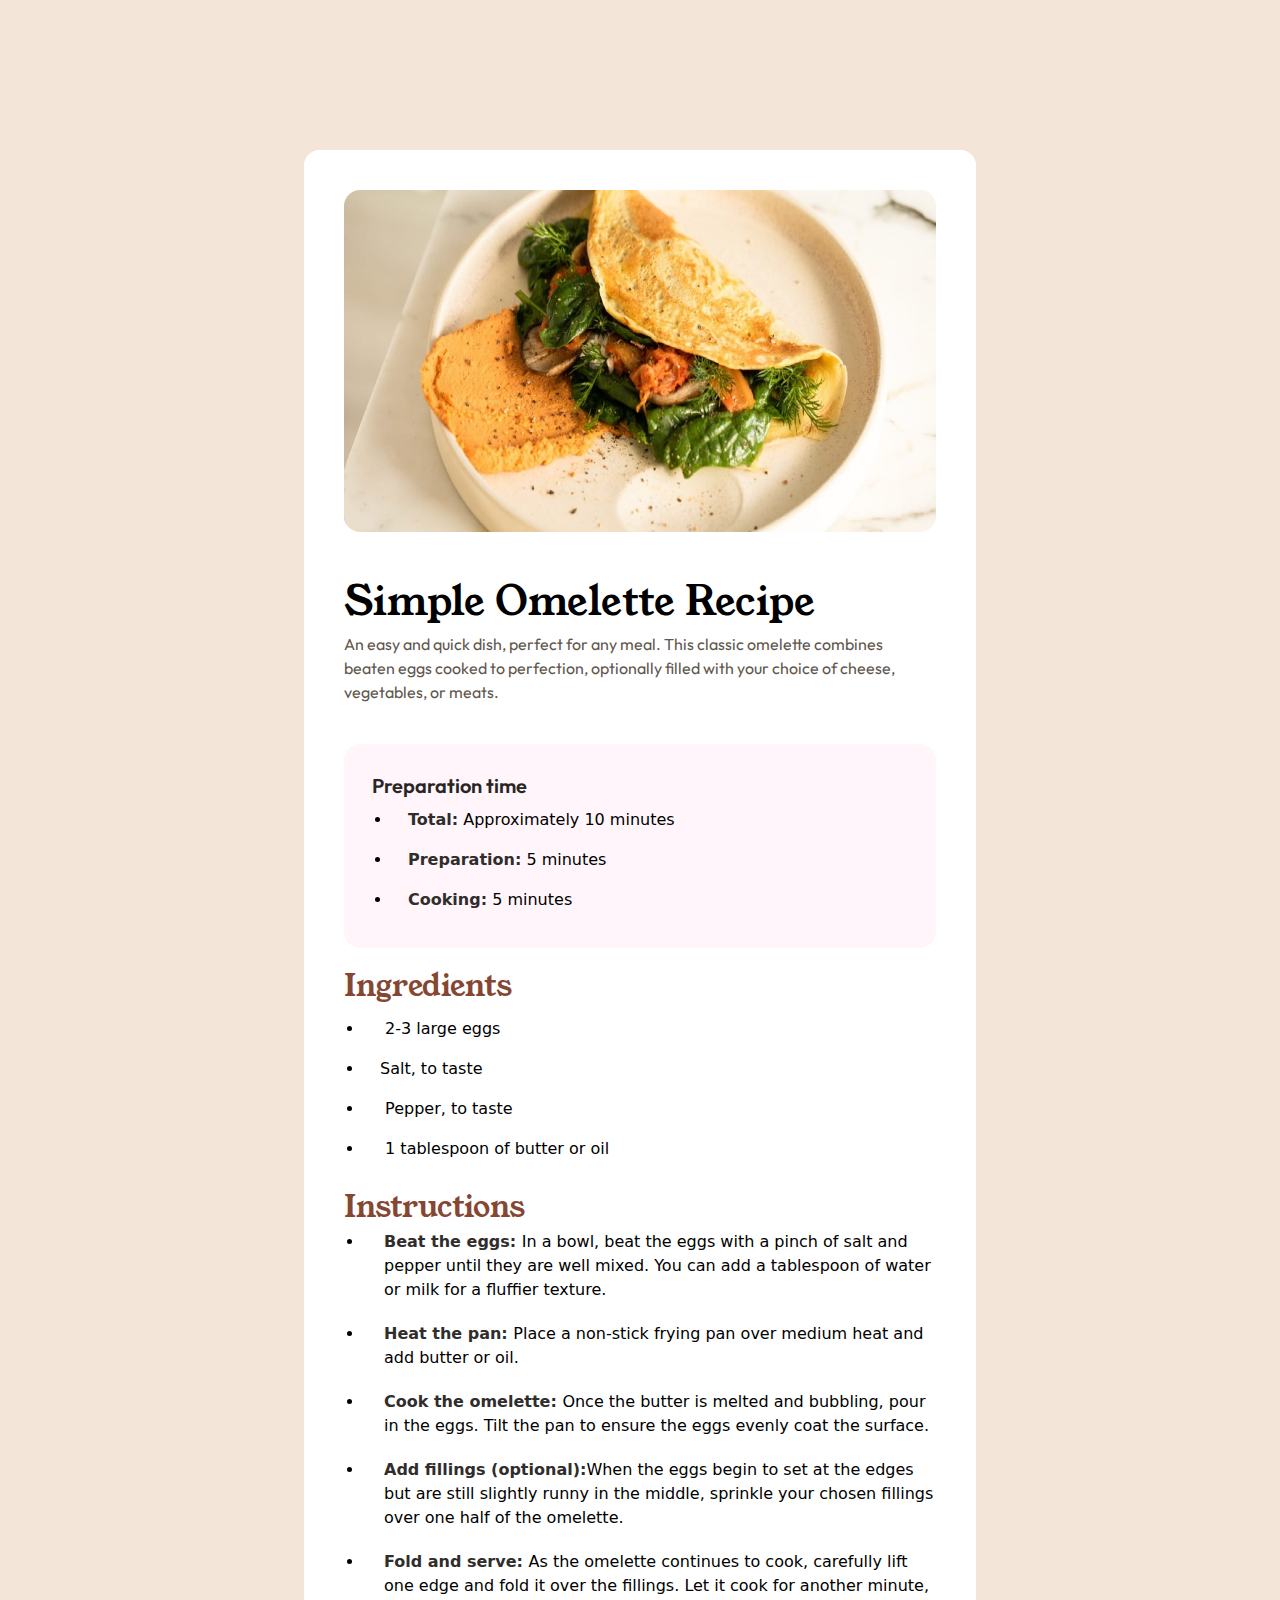
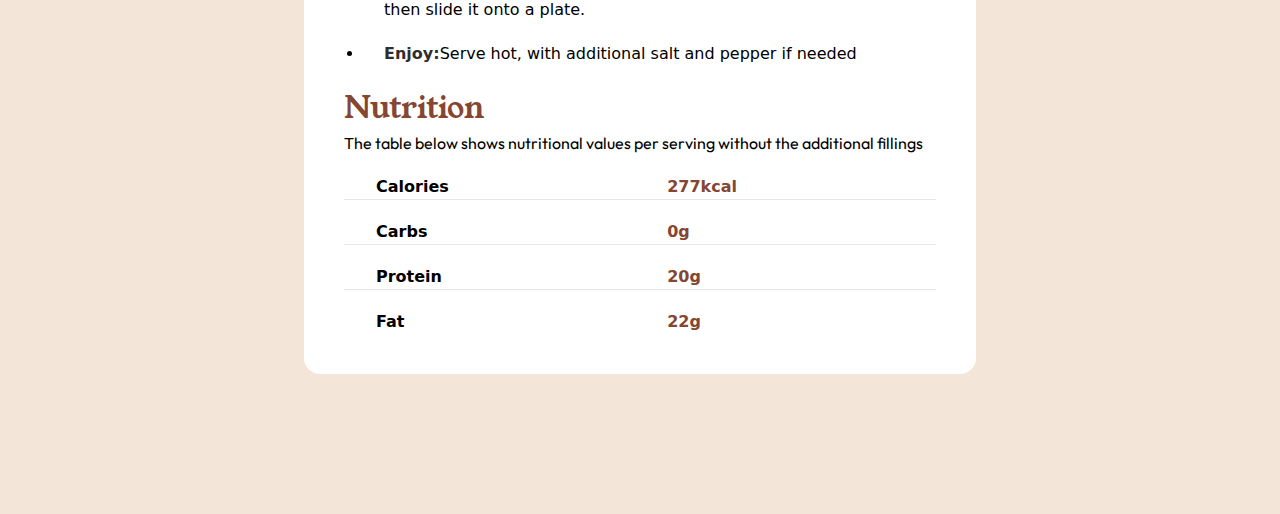
<file: index.html>
<!DOCTYPE html>
<html lang="en">

<head>
    <meta charset="UTF-8">
    <meta name="viewport" content="width=device-width, initial-scale=1.0" />
    <title>RECIPE PAGE</title>
    <link rel="icon" type="image/x-icon" href="assets/img/favicon-32x32.png">
    <link rel="stylesheet" href="assets/css/style.css">
    <script defer src="./assets/js/main.js"></script>
</head>
<body>
    <main class="h-full bg-stone-100 max-w-full flex justify-center items-center pt-[150px] pb-[100px]">
        <div class="flex flex-col mx-auto max-w-md md:max-w-2xl bg-white h-auto w-[735px] rounded-2xl z-100 pb-10 md:mb-10">
          <div class="bg-white flex flex-col justify-center items-center pb-8 md:p-10  md:shrink-0 rounded-2xl">
            <img class="w-[658px] h-[342px] md:rounded-2xl object-fill" src="./assets/img/image-omelette.jpeg"  alt="Recipe Image"/>
          </div>
          <div class="px-10">
            <p class="font-youngserif text-black text-[40px] "> Simple Omelette Recipe</p>
            <p class="font-outfitregular text-stone-600 text-[16px]">
              An easy and quick dish, perfect for any meal. This classic omelette combines beaten eggs cooked to perfection, optionally filled with your choice of cheese, vegetables, or meats.
            </p>
           
            <div class="mt-10 bg-rose-50 min-h-[180px] w-auto rounded-2xl p-7">
              <p class="font-outfitsemibold text-xl font-semibold text-stone-800">Preparation time</p>
                  <ul class='leading-10 pl-5 list-disc'>
                    <li>&emsp;<span class='font-bold text-stone-900'>Total:</span> Approximately 10 minutes</li>
                    <li>&emsp;<span class='font-bold text-stone-900'>Preparation:</span> 5 minutes</li>
                    <li>&emsp;<span class='font-bold text-stone-900'>Cooking:</span> 5 minutes</li>
                  </ul>
            </div>
            <div>
              <p class="font-youngserif text-brown-800 text-[30px] mt-4">Ingredients</p>
              <ul class='leading-10 pl-5 list-disc'>
                <li>&emsp; 2-3 large eggs</li>
                <li>&emsp;Salt, to taste</li>
                <li>&emsp; Pepper, to taste  </li>
                <li>&emsp; 1 tablespoon of butter or oil  </li>
              </ul>
      </div>

      <div>
        <p class="font-youngserif text-brown-800 text-[30px] mt-4">Instructions</p>
        <ul class='leading-6 pl-5 list-disc'>
          <li class="mb-5 pl-5"><span class='font-bold text-stone-900'>Beat the eggs: </span>In a bowl, beat the eggs with a pinch of salt and pepper until they are well mixed. You can add a tablespoon of water or milk for a fluffier texture.</li>
          <li class="mb-5 pl-5"><span class='font-bold text-stone-900'>Heat the pan: </span>Place a non-stick frying pan over medium heat and add butter or oil.</li>
          <li class="mb-5 pl-5"><span class='font-bold text-stone-900'>Cook the omelette: </span>Once the butter is melted and bubbling, pour in the eggs. Tilt the pan to ensure the eggs evenly coat the surface.</li>
          <li class="mb-5 pl-5"><span class='font-bold text-stone-900'>Add fillings (optional):</span>When the eggs begin to set at the edges but are still slightly runny in the middle, sprinkle your chosen fillings over one half of the omelette.</li>
          <li class="mb-5 pl-5"><span class='font-bold text-stone-900'>Fold and serve: </span>As the omelette continues to cook, carefully lift one edge and fold it over the fillings. Let it cook for another minute, then slide it onto a plate.</li>
          <li class="mb-5 pl-5"><span class='font-bold text-stone-900'>Enjoy:</span>Serve hot, with additional salt and pepper if needed</li>
        </ul>
</div>

<div>
  <p class="font-youngserif text-brown-800 text-[30px] mt-4">Nutrition</p>
  <p class="font-outfitregular">The table below shows nutritional values per serving without the additional fillings</p>
  <div>
    <div class='flex content-center pl-8 pt-5'>
      <div class=' font-bold w-[52%]'>Calories</div>
      <div class="font-bold text-brown-800">277kcal</div>
    </div>
    <hr/>
    <div class='flex content-center pl-8 pt-5'>
      <div class='font-bold w-[52%]'>Carbs</div>
      <div class="font-bold text-brown-800">0g</div>
    </div>
    <hr/>
    <div class='flex content-center pl-8 pt-5'>
      <div class='font-bold w-[52%]'>Protein</div>
      <div class="font-bold text-brown-800">20g</div>
    </div>
    <hr/>
    <div class='flex content-center pl-8 pt-5'>
      <div class='font-bold w-[52%]'>Fat</div>
      <div class="font-bold text-brown-800">22g</div>
    </div>
</div>





        </div>

        




      </div>
    </main>
</body>
</html>
</file>
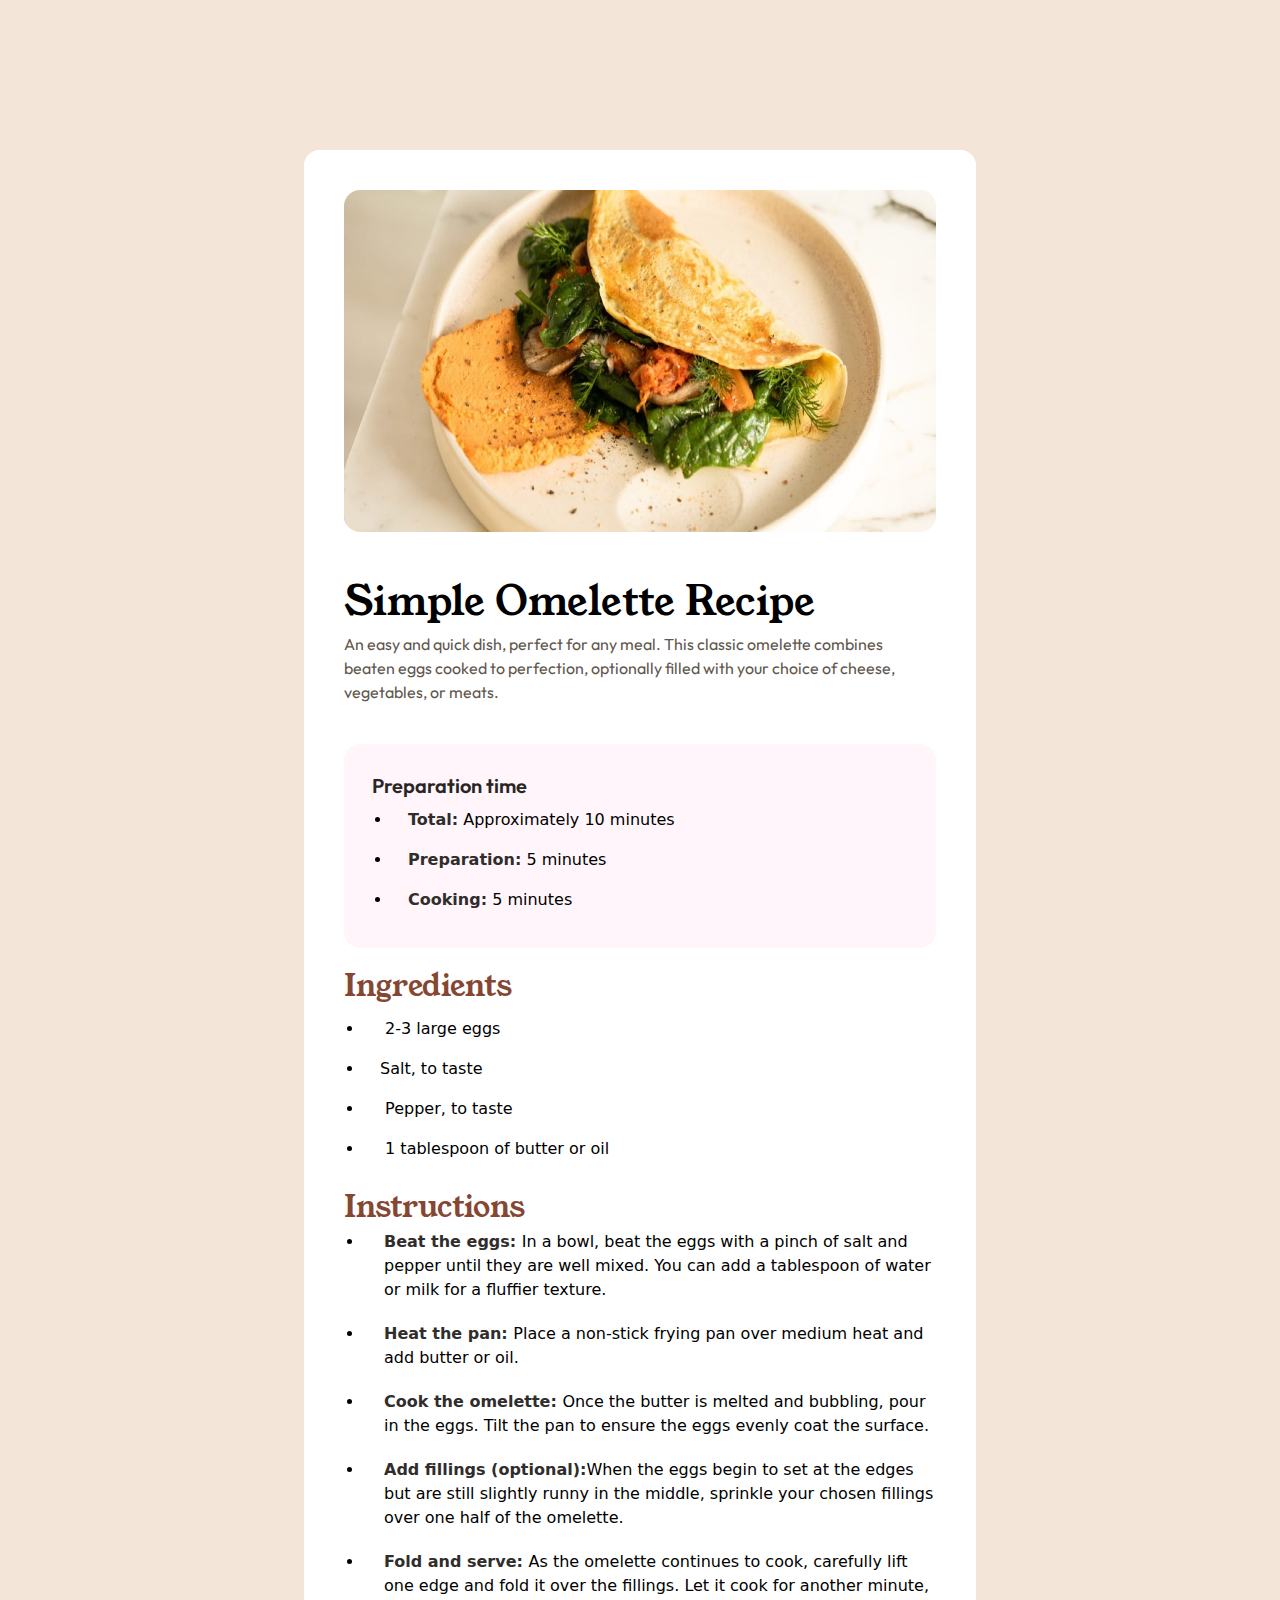
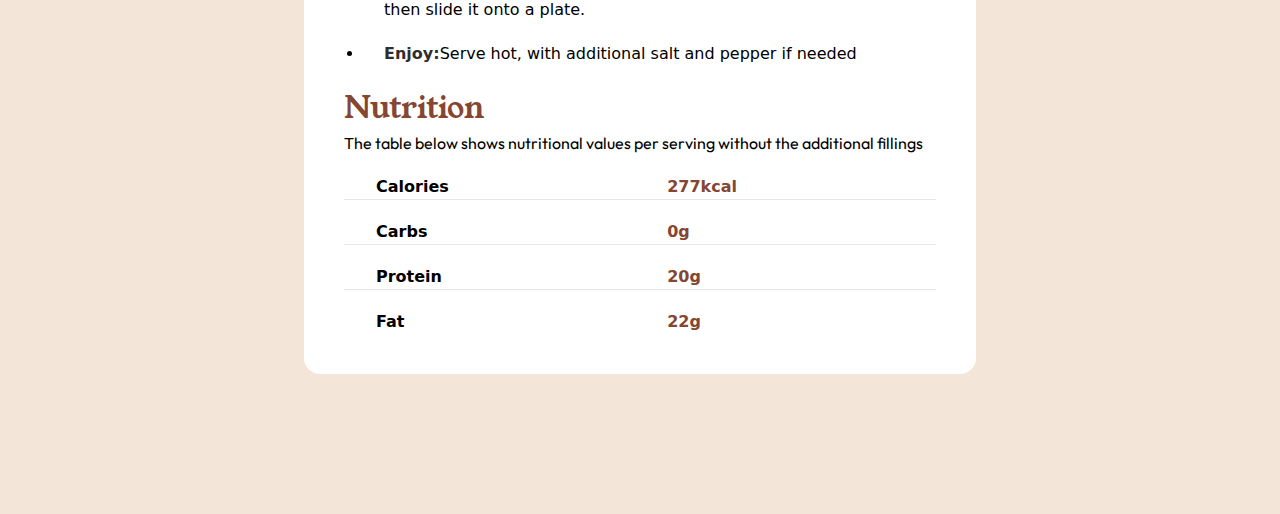
<file: docs/index.html>
<!DOCTYPE html><html lang="en"><head><meta charset="UTF-8"><meta name="viewport" content="width=device-width,initial-scale=1"><title>RECIPE PAGE</title><link rel="icon" type="image/x-icon" href="assets/img/favicon-32x32.png"><link rel="stylesheet" href="assets/css/style.css"><script defer="defer" src="./assets/js/main.js"></script></head><body><main class="h-full bg-stone-100 max-w-full flex justify-center items-center pt-[150px] pb-[100px]"><div class="flex flex-col mx-auto max-w-md md:max-w-2xl bg-white h-auto w-[735px] rounded-2xl z-100 pb-10 md:mb-10"><div class="bg-white flex flex-col justify-center items-center pb-8 md:p-10 md:shrink-0 rounded-2xl"><img class="w-[658px] h-[342px] md:rounded-2xl object-fill" src="./assets/img/image-omelette.jpeg" alt="Recipe Image"></div><div class="px-10"><p class="font-youngserif text-black text-[40px]">Simple Omelette Recipe</p><p class="font-outfitregular text-stone-600 text-[16px]">An easy and quick dish, perfect for any meal. This classic omelette combines beaten eggs cooked to perfection, optionally filled with your choice of cheese, vegetables, or meats.</p><div class="mt-10 bg-rose-50 min-h-[180px] w-auto rounded-2xl p-7"><p class="font-outfitsemibold text-xl font-semibold text-stone-800">Preparation time</p><ul class="leading-10 pl-5 list-disc"><li>&emsp;<span class="font-bold text-stone-900">Total:</span> Approximately 10 minutes</li><li>&emsp;<span class="font-bold text-stone-900">Preparation:</span> 5 minutes</li><li>&emsp;<span class="font-bold text-stone-900">Cooking:</span> 5 minutes</li></ul></div><div><p class="font-youngserif text-brown-800 text-[30px] mt-4">Ingredients</p><ul class="leading-10 pl-5 list-disc"><li>&emsp; 2-3 large eggs</li><li>&emsp;Salt, to taste</li><li>&emsp; Pepper, to taste</li><li>&emsp; 1 tablespoon of butter or oil</li></ul></div><div><p class="font-youngserif text-brown-800 text-[30px] mt-4">Instructions</p><ul class="leading-6 pl-5 list-disc"><li class="mb-5 pl-5"><span class="font-bold text-stone-900">Beat the eggs: </span>In a bowl, beat the eggs with a pinch of salt and pepper until they are well mixed. You can add a tablespoon of water or milk for a fluffier texture.</li><li class="mb-5 pl-5"><span class="font-bold text-stone-900">Heat the pan: </span>Place a non-stick frying pan over medium heat and add butter or oil.</li><li class="mb-5 pl-5"><span class="font-bold text-stone-900">Cook the omelette: </span>Once the butter is melted and bubbling, pour in the eggs. Tilt the pan to ensure the eggs evenly coat the surface.</li><li class="mb-5 pl-5"><span class="font-bold text-stone-900">Add fillings (optional):</span>When the eggs begin to set at the edges but are still slightly runny in the middle, sprinkle your chosen fillings over one half of the omelette.</li><li class="mb-5 pl-5"><span class="font-bold text-stone-900">Fold and serve: </span>As the omelette continues to cook, carefully lift one edge and fold it over the fillings. Let it cook for another minute, then slide it onto a plate.</li><li class="mb-5 pl-5"><span class="font-bold text-stone-900">Enjoy:</span>Serve hot, with additional salt and pepper if needed</li></ul></div><div><p class="font-youngserif text-brown-800 text-[30px] mt-4">Nutrition</p><p class="font-outfitregular">The table below shows nutritional values per serving without the additional fillings</p><div><div class="flex content-center pl-8 pt-5"><div class="font-bold w-[52%]">Calories</div><div class="font-bold text-brown-800">277kcal</div></div><hr><div class="flex content-center pl-8 pt-5"><div class="font-bold w-[52%]">Carbs</div><div class="font-bold text-brown-800">0g</div></div><hr><div class="flex content-center pl-8 pt-5"><div class="font-bold w-[52%]">Protein</div><div class="font-bold text-brown-800">20g</div></div><hr><div class="flex content-center pl-8 pt-5"><div class="font-bold w-[52%]">Fat</div><div class="font-bold text-brown-800">22g</div></div></div></div></div></div></main></body></html>
</file>
<file: assets/css/style.css>
@import url("https://fonts.googleapis.com/css2?family=Outfit:wght@100..900&family=Young+Serif&display=swap");
/*! tailwindcss v3.4.3 | MIT License | https://tailwindcss.com*/*,:after,:before{box-sizing:border-box;border:0 solid #e5e7eb}:after,:before{--tw-content:""}:host,html{line-height:1.5;-webkit-text-size-adjust:100%;-moz-tab-size:4;-o-tab-size:4;tab-size:4;font-family:ui-sans-serif,system-ui,sans-serif,Apple Color Emoji,Segoe UI Emoji,Segoe UI Symbol,Noto Color Emoji;font-feature-settings:normal;font-variation-settings:normal;-webkit-tap-highlight-color:transparent}body{margin:0;line-height:inherit}hr{height:0;color:inherit;border-top-width:1px}abbr:where([title]){-webkit-text-decoration:underline dotted;text-decoration:underline dotted}h1,h2,h3,h4,h5,h6{font-size:inherit;font-weight:inherit}a{color:inherit;text-decoration:inherit}b,strong{font-weight:bolder}code,kbd,pre,samp{font-family:ui-monospace,SFMono-Regular,Menlo,Monaco,Consolas,Liberation Mono,Courier New,monospace;font-feature-settings:normal;font-variation-settings:normal;font-size:1em}small{font-size:80%}sub,sup{font-size:75%;line-height:0;position:relative;vertical-align:initial}sub{bottom:-.25em}sup{top:-.5em}table{text-indent:0;border-color:inherit;border-collapse:collapse}button,input,optgroup,select,textarea{font-family:inherit;font-feature-settings:inherit;font-variation-settings:inherit;font-size:100%;font-weight:inherit;line-height:inherit;letter-spacing:inherit;color:inherit;margin:0;padding:0}button,select{text-transform:none}button,input:where([type=button]),input:where([type=reset]),input:where([type=submit]){-webkit-appearance:button;background-color:initial;background-image:none}:-moz-focusring{outline:auto}:-moz-ui-invalid{box-shadow:none}progress{vertical-align:initial}::-webkit-inner-spin-button,::-webkit-outer-spin-button{height:auto}[type=search]{-webkit-appearance:textfield;outline-offset:-2px}::-webkit-search-decoration{-webkit-appearance:none}::-webkit-file-upload-button{-webkit-appearance:button;font:inherit}summary{display:list-item}blockquote,dd,dl,figure,h1,h2,h3,h4,h5,h6,hr,p,pre{margin:0}fieldset{margin:0}fieldset,legend{padding:0}menu,ol,ul{list-style:none;margin:0;padding:0}dialog{padding:0}textarea{resize:vertical}input::-moz-placeholder,textarea::-moz-placeholder{opacity:1;color:#9ca3af}input::placeholder,textarea::placeholder{opacity:1;color:#9ca3af}[role=button],button{cursor:pointer}:disabled{cursor:default}audio,canvas,embed,iframe,img,object,svg,video{display:block;vertical-align:middle}img,video{max-width:100%;height:auto}[hidden]{display:none}*,::backdrop,:after,:before{--tw-border-spacing-x:0;--tw-border-spacing-y:0;--tw-translate-x:0;--tw-translate-y:0;--tw-rotate:0;--tw-skew-x:0;--tw-skew-y:0;--tw-scale-x:1;--tw-scale-y:1;--tw-pan-x: ;--tw-pan-y: ;--tw-pinch-zoom: ;--tw-scroll-snap-strictness:proximity;--tw-gradient-from-position: ;--tw-gradient-via-position: ;--tw-gradient-to-position: ;--tw-ordinal: ;--tw-slashed-zero: ;--tw-numeric-figure: ;--tw-numeric-spacing: ;--tw-numeric-fraction: ;--tw-ring-inset: ;--tw-ring-offset-width:0px;--tw-ring-offset-color:#fff;--tw-ring-color:#3b82f680;--tw-ring-offset-shadow:0 0 #0000;--tw-ring-shadow:0 0 #0000;--tw-shadow:0 0 #0000;--tw-shadow-colored:0 0 #0000;--tw-blur: ;--tw-brightness: ;--tw-contrast: ;--tw-grayscale: ;--tw-hue-rotate: ;--tw-invert: ;--tw-saturate: ;--tw-sepia: ;--tw-drop-shadow: ;--tw-backdrop-blur: ;--tw-backdrop-brightness: ;--tw-backdrop-contrast: ;--tw-backdrop-grayscale: ;--tw-backdrop-hue-rotate: ;--tw-backdrop-invert: ;--tw-backdrop-opacity: ;--tw-backdrop-saturate: ;--tw-backdrop-sepia: ;--tw-contain-size: ;--tw-contain-layout: ;--tw-contain-paint: ;--tw-contain-style: }.container{width:100%}@media (min-width:375px){.container{max-width:375px}}@media (min-width:768px){.container{max-width:768px}}@media (min-width:1024px){.container{max-width:1024px}}@media (min-width:1280px){.container{max-width:1280px}}@media (min-width:1536px){.container{max-width:1536px}}.sr-only{position:absolute;width:1px;height:1px;padding:0;margin:-1px;overflow:hidden;clip:rect(0,0,0,0);white-space:nowrap;border-width:0}.not-sr-only{position:static;width:auto;height:auto;padding:0;margin:0;overflow:visible;clip:auto;white-space:normal}.pointer-events-none{pointer-events:none}.pointer-events-auto{pointer-events:auto}.\!visible{visibility:visible!important}.visible{visibility:visible}.invisible{visibility:hidden}.collapse{visibility:collapse}.static{position:static}.\!fixed{position:fixed!important}.fixed{position:fixed}.absolute{position:absolute}.\!relative{position:relative!important}.relative{position:relative}.sticky{position:sticky}.-inset-1{inset:-.25rem}.end-1{inset-inline-end:.25rem}.isolate{isolation:isolate}.isolation-auto{isolation:auto}.float-start{float:inline-start}.float-end{float:inline-end}.float-right{float:right}.float-left{float:left}.float-none{float:none}.clear-start{clear:inline-start}.clear-end{clear:inline-end}.clear-left{clear:left}.clear-right{clear:right}.clear-both{clear:both}.clear-none{clear:none}.mx-auto{margin-left:auto;margin-right:auto}.mb-5{margin-bottom:1.25rem}.mt-10{margin-top:2.5rem}.mt-2{margin-top:.5rem}.mt-4{margin-top:1rem}.box-border{box-sizing:border-box}.box-content{box-sizing:initial}.line-clamp-none{overflow:visible;display:block;-webkit-box-orient:horizontal;-webkit-line-clamp:none}.\!block{display:block!important}.block{display:block}.inline-block{display:inline-block}.\!inline{display:inline!important}.inline{display:inline}.flex{display:flex}.inline-flex{display:inline-flex}.table{display:table}.inline-table{display:inline-table}.table-caption{display:table-caption}.table-cell{display:table-cell}.table-column{display:table-column}.table-column-group{display:table-column-group}.table-footer-group{display:table-footer-group}.table-header-group{display:table-header-group}.table-row-group{display:table-row-group}.table-row{display:table-row}.flow-root{display:flow-root}.grid{display:grid}.inline-grid{display:inline-grid}.contents{display:contents}.list-item{display:list-item}.hidden{display:none}.h-\[342px\]{height:342px}.h-auto{height:auto}.h-full{height:100%}.min-h-\[180px\]{min-height:180px}.w-\[52\%\]{width:52%}.w-\[658px\]{width:658px}.w-\[735px\]{width:735px}.w-\[this-is\\\\\]{width:this-is\\}.w-\[this-is\]{width:this-is}.w-\[weird-and-invalid\]{width:weird-and-invalid}.w-auto{width:auto}.max-w-full{max-width:100%}.max-w-md{max-width:28rem}.flex-shrink,.shrink{flex-shrink:1}.flex-grow,.grow{flex-grow:1}.table-auto{table-layout:auto}.table-fixed{table-layout:fixed}.caption-top{caption-side:top}.caption-bottom{caption-side:bottom}.border-collapse{border-collapse:collapse}.border-separate{border-collapse:initial}.\!transform{transform:translate(var(--tw-translate-x),var(--tw-translate-y)) rotate(var(--tw-rotate)) skewX(var(--tw-skew-x)) skewY(var(--tw-skew-y)) scaleX(var(--tw-scale-x)) scaleY(var(--tw-scale-y))!important}.transform,.transform-cpu{transform:translate(var(--tw-translate-x),var(--tw-translate-y)) rotate(var(--tw-rotate)) skewX(var(--tw-skew-x)) skewY(var(--tw-skew-y)) scaleX(var(--tw-scale-x)) scaleY(var(--tw-scale-y))}.transform-gpu{transform:translate3d(var(--tw-translate-x),var(--tw-translate-y),0) rotate(var(--tw-rotate)) skewX(var(--tw-skew-x)) skewY(var(--tw-skew-y)) scaleX(var(--tw-scale-x)) scaleY(var(--tw-scale-y))}.transform-none{transform:none}.touch-auto{touch-action:auto}.touch-none{touch-action:none}.touch-pan-x{--tw-pan-x:pan-x}.touch-pan-left,.touch-pan-x{touch-action:var(--tw-pan-x) var(--tw-pan-y) var(--tw-pinch-zoom)}.touch-pan-left{--tw-pan-x:pan-left}.touch-pan-right{--tw-pan-x:pan-right}.touch-pan-right,.touch-pan-y{touch-action:var(--tw-pan-x) var(--tw-pan-y) var(--tw-pinch-zoom)}.touch-pan-y{--tw-pan-y:pan-y}.touch-pan-up{--tw-pan-y:pan-up}.touch-pan-down,.touch-pan-up{touch-action:var(--tw-pan-x) var(--tw-pan-y) var(--tw-pinch-zoom)}.touch-pan-down{--tw-pan-y:pan-down}.touch-pinch-zoom{--tw-pinch-zoom:pinch-zoom;touch-action:var(--tw-pan-x) var(--tw-pan-y) var(--tw-pinch-zoom)}.touch-manipulation{touch-action:manipulation}.select-none{-webkit-user-select:none;-moz-user-select:none;user-select:none}.select-text{-webkit-user-select:text;-moz-user-select:text;user-select:text}.select-all{-webkit-user-select:all;-moz-user-select:all;user-select:all}.select-auto{-webkit-user-select:auto;-moz-user-select:auto;user-select:auto}.resize-none{resize:none}.resize-y{resize:vertical}.resize-x{resize:horizontal}.resize{resize:both}.snap-none{scroll-snap-type:none}.snap-x{scroll-snap-type:x var(--tw-scroll-snap-strictness)}.snap-y{scroll-snap-type:y var(--tw-scroll-snap-strictness)}.snap-both{scroll-snap-type:both var(--tw-scroll-snap-strictness)}.snap-mandatory{--tw-scroll-snap-strictness:mandatory}.snap-proximity{--tw-scroll-snap-strictness:proximity}.snap-start{scroll-snap-align:start}.snap-end{scroll-snap-align:end}.snap-center{scroll-snap-align:center}.snap-align-none{scroll-snap-align:none}.snap-normal{scroll-snap-stop:normal}.snap-always{scroll-snap-stop:always}.list-inside{list-style-position:inside}.list-outside{list-style-position:outside}.list-disc{list-style-type:disc}.appearance-none{-webkit-appearance:none;-moz-appearance:none;appearance:none}.appearance-auto{-webkit-appearance:auto;-moz-appearance:auto;appearance:auto}.break-before-auto{-moz-column-break-before:auto;break-before:auto}.break-before-avoid{-moz-column-break-before:avoid;break-before:avoid}.break-before-all{-moz-column-break-before:all;break-before:all}.break-before-avoid-page{-moz-column-break-before:avoid;break-before:avoid-page}.break-before-page{-moz-column-break-before:page;break-before:page}.break-before-left{-moz-column-break-before:left;break-before:left}.break-before-right{-moz-column-break-before:right;break-before:right}.break-before-column{-moz-column-break-before:column;break-before:column}.break-inside-auto{-moz-column-break-inside:auto;break-inside:auto}.break-inside-avoid{-moz-column-break-inside:avoid;break-inside:avoid}.break-inside-avoid-page{break-inside:avoid-page}.break-inside-avoid-column{-moz-column-break-inside:avoid;break-inside:avoid-column}.break-after-auto{-moz-column-break-after:auto;break-after:auto}.break-after-avoid{-moz-column-break-after:avoid;break-after:avoid}.break-after-all{-moz-column-break-after:all;break-after:all}.break-after-avoid-page{-moz-column-break-after:avoid;break-after:avoid-page}.break-after-page{-moz-column-break-after:page;break-after:page}.break-after-left{-moz-column-break-after:left;break-after:left}.break-after-right{-moz-column-break-after:right;break-after:right}.break-after-column{-moz-column-break-after:column;break-after:column}.grid-flow-row{grid-auto-flow:row}.grid-flow-col{grid-auto-flow:column}.grid-flow-dense{grid-auto-flow:dense}.grid-flow-row-dense{grid-auto-flow:row dense}.grid-flow-col-dense{grid-auto-flow:column dense}.flex-row{flex-direction:row}.flex-row-reverse{flex-direction:row-reverse}.flex-col{flex-direction:column}.flex-col-reverse{flex-direction:column-reverse}.flex-wrap{flex-wrap:wrap}.flex-wrap-reverse{flex-wrap:wrap-reverse}.flex-nowrap{flex-wrap:nowrap}.place-content-center{place-content:center}.place-content-start{place-content:start}.place-content-end{place-content:end}.place-content-between{place-content:space-between}.place-content-around{place-content:space-around}.place-content-evenly{place-content:space-evenly}.place-content-baseline{place-content:baseline}.place-content-stretch{place-content:stretch}.place-items-start{place-items:start}.place-items-end{place-items:end}.place-items-center{place-items:center}.place-items-baseline{place-items:baseline}.place-items-stretch{place-items:stretch}.content-normal{align-content:normal}.content-center{align-content:center}.content-start{align-content:flex-start}.content-end{align-content:flex-end}.content-between{align-content:space-between}.content-around{align-content:space-around}.content-evenly{align-content:space-evenly}.content-baseline{align-content:baseline}.content-stretch{align-content:stretch}.items-start{align-items:flex-start}.items-end{align-items:flex-end}.items-center{align-items:center}.items-baseline{align-items:baseline}.items-stretch{align-items:stretch}.justify-normal{justify-content:normal}.justify-start{justify-content:flex-start}.justify-end{justify-content:flex-end}.justify-center{justify-content:center}.justify-between{justify-content:space-between}.justify-around{justify-content:space-around}.justify-evenly{justify-content:space-evenly}.justify-stretch{justify-content:stretch}.justify-items-start{justify-items:start}.justify-items-end{justify-items:end}.justify-items-center{justify-items:center}.justify-items-stretch{justify-items:stretch}.space-x-2>:not([hidden])~:not([hidden]){--tw-space-x-reverse:0;margin-right:calc(.5rem*var(--tw-space-x-reverse));margin-left:calc(.5rem*(1 - var(--tw-space-x-reverse)))}.space-y-reverse>:not([hidden])~:not([hidden]){--tw-space-y-reverse:1}.space-x-reverse>:not([hidden])~:not([hidden]){--tw-space-x-reverse:1}.divide-x>:not([hidden])~:not([hidden]){--tw-divide-x-reverse:0;border-right-width:calc(1px*var(--tw-divide-x-reverse));border-left-width:calc(1px*(1 - var(--tw-divide-x-reverse)))}.divide-y>:not([hidden])~:not([hidden]){--tw-divide-y-reverse:0;border-top-width:calc(1px*(1 - var(--tw-divide-y-reverse)));border-bottom-width:calc(1px*var(--tw-divide-y-reverse))}.divide-y-reverse>:not([hidden])~:not([hidden]){--tw-divide-y-reverse:1}.divide-x-reverse>:not([hidden])~:not([hidden]){--tw-divide-x-reverse:1}.divide-solid>:not([hidden])~:not([hidden]){border-style:solid}.divide-dashed>:not([hidden])~:not([hidden]){border-style:dashed}.divide-dotted>:not([hidden])~:not([hidden]){border-style:dotted}.divide-double>:not([hidden])~:not([hidden]){border-style:double}.divide-none>:not([hidden])~:not([hidden]){border-style:none}.place-self-auto{place-self:auto}.place-self-start{place-self:start}.place-self-end{place-self:end}.place-self-center{place-self:center}.place-self-stretch{place-self:stretch}.self-auto{align-self:auto}.self-start{align-self:flex-start}.self-end{align-self:flex-end}.self-center{align-self:center}.self-stretch{align-self:stretch}.self-baseline{align-self:baseline}.justify-self-auto{justify-self:auto}.justify-self-start{justify-self:start}.justify-self-end{justify-self:end}.justify-self-center{justify-self:center}.justify-self-stretch{justify-self:stretch}.overflow-auto{overflow:auto}.overflow-hidden{overflow:hidden}.overflow-clip{overflow:clip}.overflow-visible{overflow:visible}.overflow-scroll{overflow:scroll}.overflow-x-auto{overflow-x:auto}.overflow-y-auto{overflow-y:auto}.overflow-x-hidden{overflow-x:hidden}.overflow-y-hidden{overflow-y:hidden}.overflow-x-clip{overflow-x:clip}.overflow-y-clip{overflow-y:clip}.overflow-x-visible{overflow-x:visible}.overflow-y-visible{overflow-y:visible}.overflow-x-scroll{overflow-x:scroll}.overflow-y-scroll{overflow-y:scroll}.overscroll-auto{overscroll-behavior:auto}.overscroll-contain{overscroll-behavior:contain}.overscroll-none{overscroll-behavior:none}.overscroll-y-auto{overscroll-behavior-y:auto}.overscroll-y-contain{overscroll-behavior-y:contain}.overscroll-y-none{overscroll-behavior-y:none}.overscroll-x-auto{overscroll-behavior-x:auto}.overscroll-x-contain{overscroll-behavior-x:contain}.overscroll-x-none{overscroll-behavior-x:none}.scroll-auto{scroll-behavior:auto}.scroll-smooth{scroll-behavior:smooth}.truncate{overflow:hidden;white-space:nowrap}.overflow-ellipsis,.text-ellipsis,.truncate{text-overflow:ellipsis}.text-clip{text-overflow:clip}.hyphens-none{-webkit-hyphens:none;hyphens:none}.hyphens-manual{-webkit-hyphens:manual;hyphens:manual}.hyphens-auto{-webkit-hyphens:auto;hyphens:auto}.whitespace-normal{white-space:normal}.whitespace-nowrap{white-space:nowrap}.whitespace-pre{white-space:pre}.whitespace-pre-line{white-space:pre-line}.whitespace-pre-wrap{white-space:pre-wrap}.whitespace-break-spaces{white-space:break-spaces}.text-wrap{text-wrap:wrap}.text-nowrap{text-wrap:nowrap}.text-balance{text-wrap:balance}.text-pretty{text-wrap:pretty}.break-normal{overflow-wrap:normal;word-break:normal}.break-words{overflow-wrap:break-word}.break-all{word-break:break-all}.break-keep{word-break:keep-all}.rounded{border-radius:.25rem}.rounded-2xl{border-radius:1rem}.rounded-b{border-bottom-right-radius:.25rem;border-bottom-left-radius:.25rem}.rounded-e{border-start-end-radius:.25rem;border-end-end-radius:.25rem}.rounded-l{border-top-left-radius:.25rem;border-bottom-left-radius:.25rem}.rounded-r{border-top-right-radius:.25rem;border-bottom-right-radius:.25rem}.rounded-s{border-start-start-radius:.25rem;border-end-start-radius:.25rem}.rounded-t{border-top-left-radius:.25rem;border-top-right-radius:.25rem}.rounded-bl{border-bottom-left-radius:.25rem}.rounded-br{border-bottom-right-radius:.25rem}.rounded-ee{border-end-end-radius:.25rem}.rounded-es{border-end-start-radius:.25rem}.rounded-se{border-start-end-radius:.25rem}.rounded-ss{border-start-start-radius:.25rem}.rounded-tl{border-top-left-radius:.25rem}.rounded-tr{border-top-right-radius:.25rem}.border{border-width:1px}.border-x{border-left-width:1px;border-right-width:1px}.border-y{border-top-width:1px}.border-b,.border-y{border-bottom-width:1px}.border-e{border-inline-end-width:1px}.border-l{border-left-width:1px}.border-r{border-right-width:1px}.border-s{border-inline-start-width:1px}.border-t{border-top-width:1px}.border-solid{border-style:solid}.border-dashed{border-style:dashed}.border-dotted{border-style:dotted}.border-double{border-style:double}.border-hidden{border-style:hidden}.border-none{border-style:none}.bg-\[rgb\(255\2c 0\2c 0\)\]{--tw-bg-opacity:1;background-color:rgb(255 0 0/var(--tw-bg-opacity))}.bg-rose-50{--tw-bg-opacity:1;background-color:hsl(330 100% 98%/var(--tw-bg-opacity))}.bg-stone-100{--tw-bg-opacity:1;background-color:hsl(30 54% 90%/var(--tw-bg-opacity))}.bg-white{--tw-bg-opacity:1;background-color:hsl(0 0% 100%/var(--tw-bg-opacity))}.decoration-slice{-webkit-box-decoration-break:slice;box-decoration-break:slice}.decoration-clone{-webkit-box-decoration-break:clone;box-decoration-break:clone}.box-decoration-slice{-webkit-box-decoration-break:slice;box-decoration-break:slice}.box-decoration-clone{-webkit-box-decoration-break:clone;box-decoration-break:clone}.bg-fixed{background-attachment:fixed}.bg-local{background-attachment:local}.bg-scroll{background-attachment:scroll}.bg-clip-border{background-clip:initial}.bg-clip-padding{background-clip:padding-box}.bg-clip-content{background-clip:content-box}.bg-clip-text{-webkit-background-clip:text;background-clip:text}.bg-repeat{background-repeat:repeat}.bg-no-repeat{background-repeat:no-repeat}.bg-repeat-x{background-repeat:repeat-x}.bg-repeat-y{background-repeat:repeat-y}.bg-repeat-round{background-repeat:round}.bg-repeat-space{background-repeat:space}.bg-origin-border{background-origin:border-box}.bg-origin-padding{background-origin:initial}.bg-origin-content{background-origin:content-box}.object-contain{-o-object-fit:contain;object-fit:contain}.object-cover{-o-object-fit:cover;object-fit:cover}.object-fill{-o-object-fit:fill;object-fit:fill}.object-none{-o-object-fit:none;object-fit:none}.object-scale-down{-o-object-fit:scale-down;object-fit:scale-down}.p-7{padding:1.75rem}.px-10{padding-left:2.5rem;padding-right:2.5rem}.pb-10{padding-bottom:2.5rem}.pb-8{padding-bottom:2rem}.pb-\[100px\]{padding-bottom:100px}.pl-5{padding-left:1.25rem}.pl-8{padding-left:2rem}.pt-5{padding-top:1.25rem}.pt-\[150px\]{padding-top:150px}.text-left{text-align:left}.text-center{text-align:center}.text-right{text-align:right}.text-justify{text-align:justify}.text-start{text-align:start}.text-end{text-align:end}.align-baseline{vertical-align:initial}.align-top{vertical-align:top}.align-middle{vertical-align:middle}.align-bottom{vertical-align:bottom}.align-text-top{vertical-align:text-top}.align-text-bottom{vertical-align:text-bottom}.align-sub{vertical-align:sub}.align-super{vertical-align:super}.font-outfitregular,.font-outfitsemibold{font-family:Outfit,sans-serif}.font-youngserif{font-family:Young Serif,cursive}.text-\[16px\]{font-size:16px}.text-\[30px\]{font-size:30px}.text-\[40px\]{font-size:40px}.text-xl{font-size:1.25rem;line-height:1.75rem}.font-bold{font-weight:700}.font-semibold{font-weight:600}.uppercase{text-transform:uppercase}.lowercase{text-transform:lowercase}.capitalize{text-transform:capitalize}.normal-case{text-transform:none}.italic{font-style:italic}.not-italic{font-style:normal}.normal-nums{font-variant-numeric:normal}.ordinal{--tw-ordinal:ordinal}.ordinal,.slashed-zero{font-variant-numeric:var(--tw-ordinal) var(--tw-slashed-zero) var(--tw-numeric-figure) var(--tw-numeric-spacing) var(--tw-numeric-fraction)}.slashed-zero{--tw-slashed-zero:slashed-zero}.lining-nums{--tw-numeric-figure:lining-nums}.lining-nums,.oldstyle-nums{font-variant-numeric:var(--tw-ordinal) var(--tw-slashed-zero) var(--tw-numeric-figure) var(--tw-numeric-spacing) var(--tw-numeric-fraction)}.oldstyle-nums{--tw-numeric-figure:oldstyle-nums}.proportional-nums{--tw-numeric-spacing:proportional-nums}.proportional-nums,.tabular-nums{font-variant-numeric:var(--tw-ordinal) var(--tw-slashed-zero) var(--tw-numeric-figure) var(--tw-numeric-spacing) var(--tw-numeric-fraction)}.tabular-nums{--tw-numeric-spacing:tabular-nums}.diagonal-fractions{--tw-numeric-fraction:diagonal-fractions}.diagonal-fractions,.stacked-fractions{font-variant-numeric:var(--tw-ordinal) var(--tw-slashed-zero) var(--tw-numeric-figure) var(--tw-numeric-spacing) var(--tw-numeric-fraction)}.stacked-fractions{--tw-numeric-fraction:stacked-fractions}.leading-10{line-height:2.5rem}.leading-6{line-height:1.5rem}.text-\[\#336699\]\/\[\.35\]{color:#33669959}.text-black{--tw-text-opacity:1;color:rgb(0 0 0/var(--tw-text-opacity))}.text-blue-500{--tw-text-opacity:1;color:rgb(59 130 246/var(--tw-text-opacity))}.text-brown-800{--tw-text-opacity:1;color:hsl(14 45% 36%/var(--tw-text-opacity))}.text-stone-600{--tw-text-opacity:1;color:hsl(30 10% 34%/var(--tw-text-opacity))}.text-stone-800{--tw-text-opacity:1;color:rgb(41 37 36/var(--tw-text-opacity))}.text-stone-900{--tw-text-opacity:1;color:hsl(24 5% 18%/var(--tw-text-opacity))}.underline{text-decoration-line:underline}.overline{text-decoration-line:overline}.line-through{text-decoration-line:line-through}.no-underline{text-decoration-line:none}.decoration-solid{text-decoration-style:solid}.decoration-double{text-decoration-style:double}.decoration-dotted{text-decoration-style:dotted}.decoration-dashed{text-decoration-style:dashed}.decoration-wavy{text-decoration-style:wavy}.antialiased{-webkit-font-smoothing:antialiased;-moz-osx-font-smoothing:grayscale}.subpixel-antialiased{-webkit-font-smoothing:auto;-moz-osx-font-smoothing:auto}.bg-blend-normal{background-blend-mode:normal}.bg-blend-multiply{background-blend-mode:multiply}.bg-blend-screen{background-blend-mode:screen}.bg-blend-overlay{background-blend-mode:overlay}.bg-blend-darken{background-blend-mode:darken}.bg-blend-lighten{background-blend-mode:lighten}.bg-blend-color-dodge{background-blend-mode:color-dodge}.bg-blend-color-burn{background-blend-mode:color-burn}.bg-blend-hard-light{background-blend-mode:hard-light}.bg-blend-soft-light{background-blend-mode:soft-light}.bg-blend-difference{background-blend-mode:difference}.bg-blend-exclusion{background-blend-mode:exclusion}.bg-blend-hue{background-blend-mode:hue}.bg-blend-saturation{background-blend-mode:saturation}.bg-blend-color{background-blend-mode:color}.bg-blend-luminosity{background-blend-mode:luminosity}.mix-blend-normal{mix-blend-mode:normal}.mix-blend-multiply{mix-blend-mode:multiply}.mix-blend-screen{mix-blend-mode:screen}.mix-blend-overlay{mix-blend-mode:overlay}.mix-blend-darken{mix-blend-mode:darken}.mix-blend-lighten{mix-blend-mode:lighten}.mix-blend-color-dodge{mix-blend-mode:color-dodge}.mix-blend-color-burn{mix-blend-mode:color-burn}.mix-blend-hard-light{mix-blend-mode:hard-light}.mix-blend-soft-light{mix-blend-mode:soft-light}.mix-blend-difference{mix-blend-mode:difference}.mix-blend-exclusion{mix-blend-mode:exclusion}.mix-blend-hue{mix-blend-mode:hue}.mix-blend-saturation{mix-blend-mode:saturation}.mix-blend-color{mix-blend-mode:color}.mix-blend-luminosity{mix-blend-mode:luminosity}.mix-blend-plus-darker{mix-blend-mode:plus-darker}.mix-blend-plus-lighter{mix-blend-mode:plus-lighter}.\!shadow{--tw-shadow:0 1px 3px 0 #0000001a,0 1px 2px -1px #0000001a!important;--tw-shadow-colored:0 1px 3px 0 var(--tw-shadow-color),0 1px 2px -1px var(--tw-shadow-color)!important;box-shadow:var(--tw-ring-offset-shadow,0 0 #0000),var(--tw-ring-shadow,0 0 #0000),var(--tw-shadow)!important}.shadow{--tw-shadow:0 1px 3px 0 #0000001a,0 1px 2px -1px #0000001a;--tw-shadow-colored:0 1px 3px 0 var(--tw-shadow-color),0 1px 2px -1px var(--tw-shadow-color);box-shadow:var(--tw-ring-offset-shadow,0 0 #0000),var(--tw-ring-shadow,0 0 #0000),var(--tw-shadow)}.outline-none{outline:2px solid #0000;outline-offset:2px}.outline{outline-style:solid}.outline-dashed{outline-style:dashed}.outline-dotted{outline-style:dotted}.outline-double{outline-style:double}.ring{--tw-ring-offset-shadow:var(--tw-ring-inset) 0 0 0 var(--tw-ring-offset-width) var(--tw-ring-offset-color);--tw-ring-shadow:var(--tw-ring-inset) 0 0 0 calc(3px + var(--tw-ring-offset-width)) var(--tw-ring-color);box-shadow:var(--tw-ring-offset-shadow),var(--tw-ring-shadow),var(--tw-shadow,0 0 #0000)}.ring-inset{--tw-ring-inset:inset}.blur{--tw-blur:blur(8px)}.blur,.drop-shadow{filter:var(--tw-blur) var(--tw-brightness) var(--tw-contrast) var(--tw-grayscale) var(--tw-hue-rotate) var(--tw-invert) var(--tw-saturate) var(--tw-sepia) var(--tw-drop-shadow)}.drop-shadow{--tw-drop-shadow:drop-shadow(0 1px 2px #0000001a) drop-shadow(0 1px 1px #0000000f)}.grayscale{--tw-grayscale:grayscale(100%)}.grayscale,.invert{filter:var(--tw-blur) var(--tw-brightness) var(--tw-contrast) var(--tw-grayscale) var(--tw-hue-rotate) var(--tw-invert) var(--tw-saturate) var(--tw-sepia) var(--tw-drop-shadow)}.invert{--tw-invert:invert(100%)}.sepia{--tw-sepia:sepia(100%);filter:var(--tw-blur) var(--tw-brightness) var(--tw-contrast) var(--tw-grayscale) var(--tw-hue-rotate) var(--tw-invert) var(--tw-saturate) var(--tw-sepia) var(--tw-drop-shadow)}.\!filter{filter:var(--tw-blur) var(--tw-brightness) var(--tw-contrast) var(--tw-grayscale) var(--tw-hue-rotate) var(--tw-invert) var(--tw-saturate) var(--tw-sepia) var(--tw-drop-shadow)!important}.filter{filter:var(--tw-blur) var(--tw-brightness) var(--tw-contrast) var(--tw-grayscale) var(--tw-hue-rotate) var(--tw-invert) var(--tw-saturate) var(--tw-sepia) var(--tw-drop-shadow)}.filter-none{filter:none}.backdrop-blur{--tw-backdrop-blur:blur(8px)}.backdrop-blur,.backdrop-grayscale{-webkit-backdrop-filter:var(--tw-backdrop-blur) var(--tw-backdrop-brightness) var(--tw-backdrop-contrast) var(--tw-backdrop-grayscale) var(--tw-backdrop-hue-rotate) var(--tw-backdrop-invert) var(--tw-backdrop-opacity) var(--tw-backdrop-saturate) var(--tw-backdrop-sepia);backdrop-filter:var(--tw-backdrop-blur) var(--tw-backdrop-brightness) var(--tw-backdrop-contrast) var(--tw-backdrop-grayscale) var(--tw-backdrop-hue-rotate) var(--tw-backdrop-invert) var(--tw-backdrop-opacity) var(--tw-backdrop-saturate) var(--tw-backdrop-sepia)}.backdrop-grayscale{--tw-backdrop-grayscale:grayscale(100%)}.backdrop-invert{--tw-backdrop-invert:invert(100%)}.backdrop-invert,.backdrop-sepia{-webkit-backdrop-filter:var(--tw-backdrop-blur) var(--tw-backdrop-brightness) var(--tw-backdrop-contrast) var(--tw-backdrop-grayscale) var(--tw-backdrop-hue-rotate) var(--tw-backdrop-invert) var(--tw-backdrop-opacity) var(--tw-backdrop-saturate) var(--tw-backdrop-sepia);backdrop-filter:var(--tw-backdrop-blur) var(--tw-backdrop-brightness) var(--tw-backdrop-contrast) var(--tw-backdrop-grayscale) var(--tw-backdrop-hue-rotate) var(--tw-backdrop-invert) var(--tw-backdrop-opacity) var(--tw-backdrop-saturate) var(--tw-backdrop-sepia)}.backdrop-sepia{--tw-backdrop-sepia:sepia(100%)}.backdrop-filter{-webkit-backdrop-filter:var(--tw-backdrop-blur) var(--tw-backdrop-brightness) var(--tw-backdrop-contrast) var(--tw-backdrop-grayscale) var(--tw-backdrop-hue-rotate) var(--tw-backdrop-invert) var(--tw-backdrop-opacity) var(--tw-backdrop-saturate) var(--tw-backdrop-sepia);backdrop-filter:var(--tw-backdrop-blur) var(--tw-backdrop-brightness) var(--tw-backdrop-contrast) var(--tw-backdrop-grayscale) var(--tw-backdrop-hue-rotate) var(--tw-backdrop-invert) var(--tw-backdrop-opacity) var(--tw-backdrop-saturate) var(--tw-backdrop-sepia)}.backdrop-filter-none{-webkit-backdrop-filter:none;backdrop-filter:none}.transition{transition-property:color,background-color,border-color,text-decoration-color,fill,stroke,opacity,box-shadow,transform,filter,-webkit-backdrop-filter;transition-property:color,background-color,border-color,text-decoration-color,fill,stroke,opacity,box-shadow,transform,filter,backdrop-filter;transition-property:color,background-color,border-color,text-decoration-color,fill,stroke,opacity,box-shadow,transform,filter,backdrop-filter,-webkit-backdrop-filter;transition-timing-function:cubic-bezier(.4,0,.2,1);transition-duration:.15s}.ease-in{transition-timing-function:cubic-bezier(.4,0,1,1)}.ease-in-out{transition-timing-function:cubic-bezier(.4,0,.2,1)}.ease-out{transition-timing-function:cubic-bezier(0,0,.2,1)}.contain-none{contain:none}.contain-content{contain:content}.contain-strict{contain:strict}.contain-size{--tw-contain-size:size}.contain-inline-size,.contain-size{contain:var(--tw-contain-size) var(--tw-contain-layout) var(--tw-contain-paint) var(--tw-contain-style)}.contain-inline-size{--tw-contain-size:inline-size}.contain-layout{--tw-contain-layout:layout}.contain-layout,.contain-paint{contain:var(--tw-contain-size) var(--tw-contain-layout) var(--tw-contain-paint) var(--tw-contain-style)}.contain-paint{--tw-contain-paint:paint}.contain-style{--tw-contain-style:style;contain:var(--tw-contain-size) var(--tw-contain-layout) var(--tw-contain-paint) var(--tw-contain-style)}.content-\[\'this-is-also-valid\]-weirdly-enough\'\]{--tw-content:"this-is-also-valid]-weirdly-enough";content:var(--tw-content)}.forced-color-adjust-auto{forced-color-adjust:auto}.forced-color-adjust-none{forced-color-adjust:none}@media (min-width:375px){.sm\:container{width:100%}@media (min-width:375px){.sm\:container{max-width:375px}}@media (min-width:768px){.sm\:container{max-width:768px}}@media (min-width:1024px){.sm\:container{max-width:1024px}}@media (min-width:1280px){.sm\:container{max-width:1280px}}@media (min-width:1536px){.sm\:container{max-width:1536px}}}.hover\:font-bold:hover{font-weight:700}.before\:hover\:text-center:hover:before,.hover\:before\:text-center:hover:before{content:var(--tw-content);text-align:center}.focus\:hover\:text-center:hover:focus,.hover\:focus\:text-center:focus:hover{text-align:center}@media (min-width:375px){.sm\:underline{text-decoration-line:underline}}@media (min-width:768px){.md\:mb-10{margin-bottom:2.5rem}.md\:max-w-2xl{max-width:42rem}.md\:shrink-0{flex-shrink:0}.md\:rounded-2xl{border-radius:1rem}.md\:p-10{padding:2.5rem}}@media (prefers-color-scheme:dark){@media (min-width:1024px){.dark\:lg\:hover\:\[paint-order\:markers\]:hover{paint-order:markers}}}
</file>
<file: docs/assets/css/style.css>
@import url("https://fonts.googleapis.com/css2?family=Outfit:wght@100..900&family=Young+Serif&display=swap");
/*! tailwindcss v3.4.3 | MIT License | https://tailwindcss.com*/*,:after,:before{box-sizing:border-box;border:0 solid #e5e7eb}:after,:before{--tw-content:""}:host,html{line-height:1.5;-webkit-text-size-adjust:100%;-moz-tab-size:4;-o-tab-size:4;tab-size:4;font-family:ui-sans-serif,system-ui,sans-serif,Apple Color Emoji,Segoe UI Emoji,Segoe UI Symbol,Noto Color Emoji;font-feature-settings:normal;font-variation-settings:normal;-webkit-tap-highlight-color:transparent}body{margin:0;line-height:inherit}hr{height:0;color:inherit;border-top-width:1px}abbr:where([title]){-webkit-text-decoration:underline dotted;text-decoration:underline dotted}h1,h2,h3,h4,h5,h6{font-size:inherit;font-weight:inherit}a{color:inherit;text-decoration:inherit}b,strong{font-weight:bolder}code,kbd,pre,samp{font-family:ui-monospace,SFMono-Regular,Menlo,Monaco,Consolas,Liberation Mono,Courier New,monospace;font-feature-settings:normal;font-variation-settings:normal;font-size:1em}small{font-size:80%}sub,sup{font-size:75%;line-height:0;position:relative;vertical-align:initial}sub{bottom:-.25em}sup{top:-.5em}table{text-indent:0;border-color:inherit;border-collapse:collapse}button,input,optgroup,select,textarea{font-family:inherit;font-feature-settings:inherit;font-variation-settings:inherit;font-size:100%;font-weight:inherit;line-height:inherit;letter-spacing:inherit;color:inherit;margin:0;padding:0}button,select{text-transform:none}button,input:where([type=button]),input:where([type=reset]),input:where([type=submit]){-webkit-appearance:button;background-color:initial;background-image:none}:-moz-focusring{outline:auto}:-moz-ui-invalid{box-shadow:none}progress{vertical-align:initial}::-webkit-inner-spin-button,::-webkit-outer-spin-button{height:auto}[type=search]{-webkit-appearance:textfield;outline-offset:-2px}::-webkit-search-decoration{-webkit-appearance:none}::-webkit-file-upload-button{-webkit-appearance:button;font:inherit}summary{display:list-item}blockquote,dd,dl,figure,h1,h2,h3,h4,h5,h6,hr,p,pre{margin:0}fieldset{margin:0}fieldset,legend{padding:0}menu,ol,ul{list-style:none;margin:0;padding:0}dialog{padding:0}textarea{resize:vertical}input::-moz-placeholder,textarea::-moz-placeholder{opacity:1;color:#9ca3af}input::placeholder,textarea::placeholder{opacity:1;color:#9ca3af}[role=button],button{cursor:pointer}:disabled{cursor:default}audio,canvas,embed,iframe,img,object,svg,video{display:block;vertical-align:middle}img,video{max-width:100%;height:auto}[hidden]{display:none}*,::backdrop,:after,:before{--tw-border-spacing-x:0;--tw-border-spacing-y:0;--tw-translate-x:0;--tw-translate-y:0;--tw-rotate:0;--tw-skew-x:0;--tw-skew-y:0;--tw-scale-x:1;--tw-scale-y:1;--tw-pan-x: ;--tw-pan-y: ;--tw-pinch-zoom: ;--tw-scroll-snap-strictness:proximity;--tw-gradient-from-position: ;--tw-gradient-via-position: ;--tw-gradient-to-position: ;--tw-ordinal: ;--tw-slashed-zero: ;--tw-numeric-figure: ;--tw-numeric-spacing: ;--tw-numeric-fraction: ;--tw-ring-inset: ;--tw-ring-offset-width:0px;--tw-ring-offset-color:#fff;--tw-ring-color:#3b82f680;--tw-ring-offset-shadow:0 0 #0000;--tw-ring-shadow:0 0 #0000;--tw-shadow:0 0 #0000;--tw-shadow-colored:0 0 #0000;--tw-blur: ;--tw-brightness: ;--tw-contrast: ;--tw-grayscale: ;--tw-hue-rotate: ;--tw-invert: ;--tw-saturate: ;--tw-sepia: ;--tw-drop-shadow: ;--tw-backdrop-blur: ;--tw-backdrop-brightness: ;--tw-backdrop-contrast: ;--tw-backdrop-grayscale: ;--tw-backdrop-hue-rotate: ;--tw-backdrop-invert: ;--tw-backdrop-opacity: ;--tw-backdrop-saturate: ;--tw-backdrop-sepia: ;--tw-contain-size: ;--tw-contain-layout: ;--tw-contain-paint: ;--tw-contain-style: }.container{width:100%}@media (min-width:375px){.container{max-width:375px}}@media (min-width:768px){.container{max-width:768px}}@media (min-width:1024px){.container{max-width:1024px}}@media (min-width:1280px){.container{max-width:1280px}}@media (min-width:1536px){.container{max-width:1536px}}.sr-only{position:absolute;width:1px;height:1px;padding:0;margin:-1px;overflow:hidden;clip:rect(0,0,0,0);white-space:nowrap;border-width:0}.not-sr-only{position:static;width:auto;height:auto;padding:0;margin:0;overflow:visible;clip:auto;white-space:normal}.pointer-events-none{pointer-events:none}.pointer-events-auto{pointer-events:auto}.\!visible{visibility:visible!important}.visible{visibility:visible}.invisible{visibility:hidden}.collapse{visibility:collapse}.static{position:static}.\!fixed{position:fixed!important}.fixed{position:fixed}.absolute{position:absolute}.\!relative{position:relative!important}.relative{position:relative}.sticky{position:sticky}.-inset-1{inset:-.25rem}.end-1{inset-inline-end:.25rem}.isolate{isolation:isolate}.isolation-auto{isolation:auto}.float-start{float:inline-start}.float-end{float:inline-end}.float-right{float:right}.float-left{float:left}.float-none{float:none}.clear-start{clear:inline-start}.clear-end{clear:inline-end}.clear-left{clear:left}.clear-right{clear:right}.clear-both{clear:both}.clear-none{clear:none}.mx-auto{margin-left:auto;margin-right:auto}.mb-5{margin-bottom:1.25rem}.mt-10{margin-top:2.5rem}.mt-2{margin-top:.5rem}.mt-4{margin-top:1rem}.box-border{box-sizing:border-box}.box-content{box-sizing:initial}.line-clamp-none{overflow:visible;display:block;-webkit-box-orient:horizontal;-webkit-line-clamp:none}.\!block{display:block!important}.block{display:block}.inline-block{display:inline-block}.\!inline{display:inline!important}.inline{display:inline}.flex{display:flex}.inline-flex{display:inline-flex}.table{display:table}.inline-table{display:inline-table}.table-caption{display:table-caption}.table-cell{display:table-cell}.table-column{display:table-column}.table-column-group{display:table-column-group}.table-footer-group{display:table-footer-group}.table-header-group{display:table-header-group}.table-row-group{display:table-row-group}.table-row{display:table-row}.flow-root{display:flow-root}.grid{display:grid}.inline-grid{display:inline-grid}.contents{display:contents}.list-item{display:list-item}.hidden{display:none}.h-\[342px\]{height:342px}.h-auto{height:auto}.h-full{height:100%}.min-h-\[180px\]{min-height:180px}.w-\[52\%\]{width:52%}.w-\[658px\]{width:658px}.w-\[735px\]{width:735px}.w-\[this-is\\\\\]{width:this-is\\}.w-\[this-is\]{width:this-is}.w-\[weird-and-invalid\]{width:weird-and-invalid}.w-auto{width:auto}.max-w-full{max-width:100%}.max-w-md{max-width:28rem}.flex-shrink,.shrink{flex-shrink:1}.flex-grow,.grow{flex-grow:1}.table-auto{table-layout:auto}.table-fixed{table-layout:fixed}.caption-top{caption-side:top}.caption-bottom{caption-side:bottom}.border-collapse{border-collapse:collapse}.border-separate{border-collapse:initial}.\!transform{transform:translate(var(--tw-translate-x),var(--tw-translate-y)) rotate(var(--tw-rotate)) skewX(var(--tw-skew-x)) skewY(var(--tw-skew-y)) scaleX(var(--tw-scale-x)) scaleY(var(--tw-scale-y))!important}.transform,.transform-cpu{transform:translate(var(--tw-translate-x),var(--tw-translate-y)) rotate(var(--tw-rotate)) skewX(var(--tw-skew-x)) skewY(var(--tw-skew-y)) scaleX(var(--tw-scale-x)) scaleY(var(--tw-scale-y))}.transform-gpu{transform:translate3d(var(--tw-translate-x),var(--tw-translate-y),0) rotate(var(--tw-rotate)) skewX(var(--tw-skew-x)) skewY(var(--tw-skew-y)) scaleX(var(--tw-scale-x)) scaleY(var(--tw-scale-y))}.transform-none{transform:none}.touch-auto{touch-action:auto}.touch-none{touch-action:none}.touch-pan-x{--tw-pan-x:pan-x}.touch-pan-left,.touch-pan-x{touch-action:var(--tw-pan-x) var(--tw-pan-y) var(--tw-pinch-zoom)}.touch-pan-left{--tw-pan-x:pan-left}.touch-pan-right{--tw-pan-x:pan-right}.touch-pan-right,.touch-pan-y{touch-action:var(--tw-pan-x) var(--tw-pan-y) var(--tw-pinch-zoom)}.touch-pan-y{--tw-pan-y:pan-y}.touch-pan-up{--tw-pan-y:pan-up}.touch-pan-down,.touch-pan-up{touch-action:var(--tw-pan-x) var(--tw-pan-y) var(--tw-pinch-zoom)}.touch-pan-down{--tw-pan-y:pan-down}.touch-pinch-zoom{--tw-pinch-zoom:pinch-zoom;touch-action:var(--tw-pan-x) var(--tw-pan-y) var(--tw-pinch-zoom)}.touch-manipulation{touch-action:manipulation}.select-none{-webkit-user-select:none;-moz-user-select:none;user-select:none}.select-text{-webkit-user-select:text;-moz-user-select:text;user-select:text}.select-all{-webkit-user-select:all;-moz-user-select:all;user-select:all}.select-auto{-webkit-user-select:auto;-moz-user-select:auto;user-select:auto}.resize-none{resize:none}.resize-y{resize:vertical}.resize-x{resize:horizontal}.resize{resize:both}.snap-none{scroll-snap-type:none}.snap-x{scroll-snap-type:x var(--tw-scroll-snap-strictness)}.snap-y{scroll-snap-type:y var(--tw-scroll-snap-strictness)}.snap-both{scroll-snap-type:both var(--tw-scroll-snap-strictness)}.snap-mandatory{--tw-scroll-snap-strictness:mandatory}.snap-proximity{--tw-scroll-snap-strictness:proximity}.snap-start{scroll-snap-align:start}.snap-end{scroll-snap-align:end}.snap-center{scroll-snap-align:center}.snap-align-none{scroll-snap-align:none}.snap-normal{scroll-snap-stop:normal}.snap-always{scroll-snap-stop:always}.list-inside{list-style-position:inside}.list-outside{list-style-position:outside}.list-disc{list-style-type:disc}.appearance-none{-webkit-appearance:none;-moz-appearance:none;appearance:none}.appearance-auto{-webkit-appearance:auto;-moz-appearance:auto;appearance:auto}.break-before-auto{-moz-column-break-before:auto;break-before:auto}.break-before-avoid{-moz-column-break-before:avoid;break-before:avoid}.break-before-all{-moz-column-break-before:all;break-before:all}.break-before-avoid-page{-moz-column-break-before:avoid;break-before:avoid-page}.break-before-page{-moz-column-break-before:page;break-before:page}.break-before-left{-moz-column-break-before:left;break-before:left}.break-before-right{-moz-column-break-before:right;break-before:right}.break-before-column{-moz-column-break-before:column;break-before:column}.break-inside-auto{-moz-column-break-inside:auto;break-inside:auto}.break-inside-avoid{-moz-column-break-inside:avoid;break-inside:avoid}.break-inside-avoid-page{break-inside:avoid-page}.break-inside-avoid-column{-moz-column-break-inside:avoid;break-inside:avoid-column}.break-after-auto{-moz-column-break-after:auto;break-after:auto}.break-after-avoid{-moz-column-break-after:avoid;break-after:avoid}.break-after-all{-moz-column-break-after:all;break-after:all}.break-after-avoid-page{-moz-column-break-after:avoid;break-after:avoid-page}.break-after-page{-moz-column-break-after:page;break-after:page}.break-after-left{-moz-column-break-after:left;break-after:left}.break-after-right{-moz-column-break-after:right;break-after:right}.break-after-column{-moz-column-break-after:column;break-after:column}.grid-flow-row{grid-auto-flow:row}.grid-flow-col{grid-auto-flow:column}.grid-flow-dense{grid-auto-flow:dense}.grid-flow-row-dense{grid-auto-flow:row dense}.grid-flow-col-dense{grid-auto-flow:column dense}.flex-row{flex-direction:row}.flex-row-reverse{flex-direction:row-reverse}.flex-col{flex-direction:column}.flex-col-reverse{flex-direction:column-reverse}.flex-wrap{flex-wrap:wrap}.flex-wrap-reverse{flex-wrap:wrap-reverse}.flex-nowrap{flex-wrap:nowrap}.place-content-center{place-content:center}.place-content-start{place-content:start}.place-content-end{place-content:end}.place-content-between{place-content:space-between}.place-content-around{place-content:space-around}.place-content-evenly{place-content:space-evenly}.place-content-baseline{place-content:baseline}.place-content-stretch{place-content:stretch}.place-items-start{place-items:start}.place-items-end{place-items:end}.place-items-center{place-items:center}.place-items-baseline{place-items:baseline}.place-items-stretch{place-items:stretch}.content-normal{align-content:normal}.content-center{align-content:center}.content-start{align-content:flex-start}.content-end{align-content:flex-end}.content-between{align-content:space-between}.content-around{align-content:space-around}.content-evenly{align-content:space-evenly}.content-baseline{align-content:baseline}.content-stretch{align-content:stretch}.items-start{align-items:flex-start}.items-end{align-items:flex-end}.items-center{align-items:center}.items-baseline{align-items:baseline}.items-stretch{align-items:stretch}.justify-normal{justify-content:normal}.justify-start{justify-content:flex-start}.justify-end{justify-content:flex-end}.justify-center{justify-content:center}.justify-between{justify-content:space-between}.justify-around{justify-content:space-around}.justify-evenly{justify-content:space-evenly}.justify-stretch{justify-content:stretch}.justify-items-start{justify-items:start}.justify-items-end{justify-items:end}.justify-items-center{justify-items:center}.justify-items-stretch{justify-items:stretch}.space-x-2>:not([hidden])~:not([hidden]){--tw-space-x-reverse:0;margin-right:calc(.5rem*var(--tw-space-x-reverse));margin-left:calc(.5rem*(1 - var(--tw-space-x-reverse)))}.space-y-reverse>:not([hidden])~:not([hidden]){--tw-space-y-reverse:1}.space-x-reverse>:not([hidden])~:not([hidden]){--tw-space-x-reverse:1}.divide-x>:not([hidden])~:not([hidden]){--tw-divide-x-reverse:0;border-right-width:calc(1px*var(--tw-divide-x-reverse));border-left-width:calc(1px*(1 - var(--tw-divide-x-reverse)))}.divide-y>:not([hidden])~:not([hidden]){--tw-divide-y-reverse:0;border-top-width:calc(1px*(1 - var(--tw-divide-y-reverse)));border-bottom-width:calc(1px*var(--tw-divide-y-reverse))}.divide-y-reverse>:not([hidden])~:not([hidden]){--tw-divide-y-reverse:1}.divide-x-reverse>:not([hidden])~:not([hidden]){--tw-divide-x-reverse:1}.divide-solid>:not([hidden])~:not([hidden]){border-style:solid}.divide-dashed>:not([hidden])~:not([hidden]){border-style:dashed}.divide-dotted>:not([hidden])~:not([hidden]){border-style:dotted}.divide-double>:not([hidden])~:not([hidden]){border-style:double}.divide-none>:not([hidden])~:not([hidden]){border-style:none}.place-self-auto{place-self:auto}.place-self-start{place-self:start}.place-self-end{place-self:end}.place-self-center{place-self:center}.place-self-stretch{place-self:stretch}.self-auto{align-self:auto}.self-start{align-self:flex-start}.self-end{align-self:flex-end}.self-center{align-self:center}.self-stretch{align-self:stretch}.self-baseline{align-self:baseline}.justify-self-auto{justify-self:auto}.justify-self-start{justify-self:start}.justify-self-end{justify-self:end}.justify-self-center{justify-self:center}.justify-self-stretch{justify-self:stretch}.overflow-auto{overflow:auto}.overflow-hidden{overflow:hidden}.overflow-clip{overflow:clip}.overflow-visible{overflow:visible}.overflow-scroll{overflow:scroll}.overflow-x-auto{overflow-x:auto}.overflow-y-auto{overflow-y:auto}.overflow-x-hidden{overflow-x:hidden}.overflow-y-hidden{overflow-y:hidden}.overflow-x-clip{overflow-x:clip}.overflow-y-clip{overflow-y:clip}.overflow-x-visible{overflow-x:visible}.overflow-y-visible{overflow-y:visible}.overflow-x-scroll{overflow-x:scroll}.overflow-y-scroll{overflow-y:scroll}.overscroll-auto{overscroll-behavior:auto}.overscroll-contain{overscroll-behavior:contain}.overscroll-none{overscroll-behavior:none}.overscroll-y-auto{overscroll-behavior-y:auto}.overscroll-y-contain{overscroll-behavior-y:contain}.overscroll-y-none{overscroll-behavior-y:none}.overscroll-x-auto{overscroll-behavior-x:auto}.overscroll-x-contain{overscroll-behavior-x:contain}.overscroll-x-none{overscroll-behavior-x:none}.scroll-auto{scroll-behavior:auto}.scroll-smooth{scroll-behavior:smooth}.truncate{overflow:hidden;white-space:nowrap}.overflow-ellipsis,.text-ellipsis,.truncate{text-overflow:ellipsis}.text-clip{text-overflow:clip}.hyphens-none{-webkit-hyphens:none;hyphens:none}.hyphens-manual{-webkit-hyphens:manual;hyphens:manual}.hyphens-auto{-webkit-hyphens:auto;hyphens:auto}.whitespace-normal{white-space:normal}.whitespace-nowrap{white-space:nowrap}.whitespace-pre{white-space:pre}.whitespace-pre-line{white-space:pre-line}.whitespace-pre-wrap{white-space:pre-wrap}.whitespace-break-spaces{white-space:break-spaces}.text-wrap{text-wrap:wrap}.text-nowrap{text-wrap:nowrap}.text-balance{text-wrap:balance}.text-pretty{text-wrap:pretty}.break-normal{overflow-wrap:normal;word-break:normal}.break-words{overflow-wrap:break-word}.break-all{word-break:break-all}.break-keep{word-break:keep-all}.rounded{border-radius:.25rem}.rounded-2xl{border-radius:1rem}.rounded-b{border-bottom-right-radius:.25rem;border-bottom-left-radius:.25rem}.rounded-e{border-start-end-radius:.25rem;border-end-end-radius:.25rem}.rounded-l{border-top-left-radius:.25rem;border-bottom-left-radius:.25rem}.rounded-r{border-top-right-radius:.25rem;border-bottom-right-radius:.25rem}.rounded-s{border-start-start-radius:.25rem;border-end-start-radius:.25rem}.rounded-t{border-top-left-radius:.25rem;border-top-right-radius:.25rem}.rounded-bl{border-bottom-left-radius:.25rem}.rounded-br{border-bottom-right-radius:.25rem}.rounded-ee{border-end-end-radius:.25rem}.rounded-es{border-end-start-radius:.25rem}.rounded-se{border-start-end-radius:.25rem}.rounded-ss{border-start-start-radius:.25rem}.rounded-tl{border-top-left-radius:.25rem}.rounded-tr{border-top-right-radius:.25rem}.border{border-width:1px}.border-x{border-left-width:1px;border-right-width:1px}.border-y{border-top-width:1px}.border-b,.border-y{border-bottom-width:1px}.border-e{border-inline-end-width:1px}.border-l{border-left-width:1px}.border-r{border-right-width:1px}.border-s{border-inline-start-width:1px}.border-t{border-top-width:1px}.border-solid{border-style:solid}.border-dashed{border-style:dashed}.border-dotted{border-style:dotted}.border-double{border-style:double}.border-hidden{border-style:hidden}.border-none{border-style:none}.bg-\[rgb\(255\2c 0\2c 0\)\]{--tw-bg-opacity:1;background-color:rgb(255 0 0/var(--tw-bg-opacity))}.bg-rose-50{--tw-bg-opacity:1;background-color:hsl(330 100% 98%/var(--tw-bg-opacity))}.bg-stone-100{--tw-bg-opacity:1;background-color:hsl(30 54% 90%/var(--tw-bg-opacity))}.bg-white{--tw-bg-opacity:1;background-color:hsl(0 0% 100%/var(--tw-bg-opacity))}.decoration-slice{-webkit-box-decoration-break:slice;box-decoration-break:slice}.decoration-clone{-webkit-box-decoration-break:clone;box-decoration-break:clone}.box-decoration-slice{-webkit-box-decoration-break:slice;box-decoration-break:slice}.box-decoration-clone{-webkit-box-decoration-break:clone;box-decoration-break:clone}.bg-fixed{background-attachment:fixed}.bg-local{background-attachment:local}.bg-scroll{background-attachment:scroll}.bg-clip-border{background-clip:initial}.bg-clip-padding{background-clip:padding-box}.bg-clip-content{background-clip:content-box}.bg-clip-text{-webkit-background-clip:text;background-clip:text}.bg-repeat{background-repeat:repeat}.bg-no-repeat{background-repeat:no-repeat}.bg-repeat-x{background-repeat:repeat-x}.bg-repeat-y{background-repeat:repeat-y}.bg-repeat-round{background-repeat:round}.bg-repeat-space{background-repeat:space}.bg-origin-border{background-origin:border-box}.bg-origin-padding{background-origin:initial}.bg-origin-content{background-origin:content-box}.object-contain{-o-object-fit:contain;object-fit:contain}.object-cover{-o-object-fit:cover;object-fit:cover}.object-fill{-o-object-fit:fill;object-fit:fill}.object-none{-o-object-fit:none;object-fit:none}.object-scale-down{-o-object-fit:scale-down;object-fit:scale-down}.p-7{padding:1.75rem}.px-10{padding-left:2.5rem;padding-right:2.5rem}.pb-10{padding-bottom:2.5rem}.pb-8{padding-bottom:2rem}.pb-\[100px\]{padding-bottom:100px}.pl-5{padding-left:1.25rem}.pl-8{padding-left:2rem}.pt-5{padding-top:1.25rem}.pt-\[150px\]{padding-top:150px}.text-left{text-align:left}.text-center{text-align:center}.text-right{text-align:right}.text-justify{text-align:justify}.text-start{text-align:start}.text-end{text-align:end}.align-baseline{vertical-align:initial}.align-top{vertical-align:top}.align-middle{vertical-align:middle}.align-bottom{vertical-align:bottom}.align-text-top{vertical-align:text-top}.align-text-bottom{vertical-align:text-bottom}.align-sub{vertical-align:sub}.align-super{vertical-align:super}.font-outfitregular,.font-outfitsemibold{font-family:Outfit,sans-serif}.font-youngserif{font-family:Young Serif,cursive}.text-\[16px\]{font-size:16px}.text-\[30px\]{font-size:30px}.text-\[40px\]{font-size:40px}.text-xl{font-size:1.25rem;line-height:1.75rem}.font-bold{font-weight:700}.font-semibold{font-weight:600}.uppercase{text-transform:uppercase}.lowercase{text-transform:lowercase}.capitalize{text-transform:capitalize}.normal-case{text-transform:none}.italic{font-style:italic}.not-italic{font-style:normal}.normal-nums{font-variant-numeric:normal}.ordinal{--tw-ordinal:ordinal}.ordinal,.slashed-zero{font-variant-numeric:var(--tw-ordinal) var(--tw-slashed-zero) var(--tw-numeric-figure) var(--tw-numeric-spacing) var(--tw-numeric-fraction)}.slashed-zero{--tw-slashed-zero:slashed-zero}.lining-nums{--tw-numeric-figure:lining-nums}.lining-nums,.oldstyle-nums{font-variant-numeric:var(--tw-ordinal) var(--tw-slashed-zero) var(--tw-numeric-figure) var(--tw-numeric-spacing) var(--tw-numeric-fraction)}.oldstyle-nums{--tw-numeric-figure:oldstyle-nums}.proportional-nums{--tw-numeric-spacing:proportional-nums}.proportional-nums,.tabular-nums{font-variant-numeric:var(--tw-ordinal) var(--tw-slashed-zero) var(--tw-numeric-figure) var(--tw-numeric-spacing) var(--tw-numeric-fraction)}.tabular-nums{--tw-numeric-spacing:tabular-nums}.diagonal-fractions{--tw-numeric-fraction:diagonal-fractions}.diagonal-fractions,.stacked-fractions{font-variant-numeric:var(--tw-ordinal) var(--tw-slashed-zero) var(--tw-numeric-figure) var(--tw-numeric-spacing) var(--tw-numeric-fraction)}.stacked-fractions{--tw-numeric-fraction:stacked-fractions}.leading-10{line-height:2.5rem}.leading-6{line-height:1.5rem}.text-\[\#336699\]\/\[\.35\]{color:#33669959}.text-black{--tw-text-opacity:1;color:rgb(0 0 0/var(--tw-text-opacity))}.text-blue-500{--tw-text-opacity:1;color:rgb(59 130 246/var(--tw-text-opacity))}.text-brown-800{--tw-text-opacity:1;color:hsl(14 45% 36%/var(--tw-text-opacity))}.text-stone-600{--tw-text-opacity:1;color:hsl(30 10% 34%/var(--tw-text-opacity))}.text-stone-800{--tw-text-opacity:1;color:rgb(41 37 36/var(--tw-text-opacity))}.text-stone-900{--tw-text-opacity:1;color:hsl(24 5% 18%/var(--tw-text-opacity))}.underline{text-decoration-line:underline}.overline{text-decoration-line:overline}.line-through{text-decoration-line:line-through}.no-underline{text-decoration-line:none}.decoration-solid{text-decoration-style:solid}.decoration-double{text-decoration-style:double}.decoration-dotted{text-decoration-style:dotted}.decoration-dashed{text-decoration-style:dashed}.decoration-wavy{text-decoration-style:wavy}.antialiased{-webkit-font-smoothing:antialiased;-moz-osx-font-smoothing:grayscale}.subpixel-antialiased{-webkit-font-smoothing:auto;-moz-osx-font-smoothing:auto}.bg-blend-normal{background-blend-mode:normal}.bg-blend-multiply{background-blend-mode:multiply}.bg-blend-screen{background-blend-mode:screen}.bg-blend-overlay{background-blend-mode:overlay}.bg-blend-darken{background-blend-mode:darken}.bg-blend-lighten{background-blend-mode:lighten}.bg-blend-color-dodge{background-blend-mode:color-dodge}.bg-blend-color-burn{background-blend-mode:color-burn}.bg-blend-hard-light{background-blend-mode:hard-light}.bg-blend-soft-light{background-blend-mode:soft-light}.bg-blend-difference{background-blend-mode:difference}.bg-blend-exclusion{background-blend-mode:exclusion}.bg-blend-hue{background-blend-mode:hue}.bg-blend-saturation{background-blend-mode:saturation}.bg-blend-color{background-blend-mode:color}.bg-blend-luminosity{background-blend-mode:luminosity}.mix-blend-normal{mix-blend-mode:normal}.mix-blend-multiply{mix-blend-mode:multiply}.mix-blend-screen{mix-blend-mode:screen}.mix-blend-overlay{mix-blend-mode:overlay}.mix-blend-darken{mix-blend-mode:darken}.mix-blend-lighten{mix-blend-mode:lighten}.mix-blend-color-dodge{mix-blend-mode:color-dodge}.mix-blend-color-burn{mix-blend-mode:color-burn}.mix-blend-hard-light{mix-blend-mode:hard-light}.mix-blend-soft-light{mix-blend-mode:soft-light}.mix-blend-difference{mix-blend-mode:difference}.mix-blend-exclusion{mix-blend-mode:exclusion}.mix-blend-hue{mix-blend-mode:hue}.mix-blend-saturation{mix-blend-mode:saturation}.mix-blend-color{mix-blend-mode:color}.mix-blend-luminosity{mix-blend-mode:luminosity}.mix-blend-plus-darker{mix-blend-mode:plus-darker}.mix-blend-plus-lighter{mix-blend-mode:plus-lighter}.\!shadow{--tw-shadow:0 1px 3px 0 #0000001a,0 1px 2px -1px #0000001a!important;--tw-shadow-colored:0 1px 3px 0 var(--tw-shadow-color),0 1px 2px -1px var(--tw-shadow-color)!important;box-shadow:var(--tw-ring-offset-shadow,0 0 #0000),var(--tw-ring-shadow,0 0 #0000),var(--tw-shadow)!important}.shadow{--tw-shadow:0 1px 3px 0 #0000001a,0 1px 2px -1px #0000001a;--tw-shadow-colored:0 1px 3px 0 var(--tw-shadow-color),0 1px 2px -1px var(--tw-shadow-color);box-shadow:var(--tw-ring-offset-shadow,0 0 #0000),var(--tw-ring-shadow,0 0 #0000),var(--tw-shadow)}.outline-none{outline:2px solid #0000;outline-offset:2px}.outline{outline-style:solid}.outline-dashed{outline-style:dashed}.outline-dotted{outline-style:dotted}.outline-double{outline-style:double}.ring{--tw-ring-offset-shadow:var(--tw-ring-inset) 0 0 0 var(--tw-ring-offset-width) var(--tw-ring-offset-color);--tw-ring-shadow:var(--tw-ring-inset) 0 0 0 calc(3px + var(--tw-ring-offset-width)) var(--tw-ring-color);box-shadow:var(--tw-ring-offset-shadow),var(--tw-ring-shadow),var(--tw-shadow,0 0 #0000)}.ring-inset{--tw-ring-inset:inset}.blur{--tw-blur:blur(8px)}.blur,.drop-shadow{filter:var(--tw-blur) var(--tw-brightness) var(--tw-contrast) var(--tw-grayscale) var(--tw-hue-rotate) var(--tw-invert) var(--tw-saturate) var(--tw-sepia) var(--tw-drop-shadow)}.drop-shadow{--tw-drop-shadow:drop-shadow(0 1px 2px #0000001a) drop-shadow(0 1px 1px #0000000f)}.grayscale{--tw-grayscale:grayscale(100%)}.grayscale,.invert{filter:var(--tw-blur) var(--tw-brightness) var(--tw-contrast) var(--tw-grayscale) var(--tw-hue-rotate) var(--tw-invert) var(--tw-saturate) var(--tw-sepia) var(--tw-drop-shadow)}.invert{--tw-invert:invert(100%)}.sepia{--tw-sepia:sepia(100%);filter:var(--tw-blur) var(--tw-brightness) var(--tw-contrast) var(--tw-grayscale) var(--tw-hue-rotate) var(--tw-invert) var(--tw-saturate) var(--tw-sepia) var(--tw-drop-shadow)}.\!filter{filter:var(--tw-blur) var(--tw-brightness) var(--tw-contrast) var(--tw-grayscale) var(--tw-hue-rotate) var(--tw-invert) var(--tw-saturate) var(--tw-sepia) var(--tw-drop-shadow)!important}.filter{filter:var(--tw-blur) var(--tw-brightness) var(--tw-contrast) var(--tw-grayscale) var(--tw-hue-rotate) var(--tw-invert) var(--tw-saturate) var(--tw-sepia) var(--tw-drop-shadow)}.filter-none{filter:none}.backdrop-blur{--tw-backdrop-blur:blur(8px)}.backdrop-blur,.backdrop-grayscale{-webkit-backdrop-filter:var(--tw-backdrop-blur) var(--tw-backdrop-brightness) var(--tw-backdrop-contrast) var(--tw-backdrop-grayscale) var(--tw-backdrop-hue-rotate) var(--tw-backdrop-invert) var(--tw-backdrop-opacity) var(--tw-backdrop-saturate) var(--tw-backdrop-sepia);backdrop-filter:var(--tw-backdrop-blur) var(--tw-backdrop-brightness) var(--tw-backdrop-contrast) var(--tw-backdrop-grayscale) var(--tw-backdrop-hue-rotate) var(--tw-backdrop-invert) var(--tw-backdrop-opacity) var(--tw-backdrop-saturate) var(--tw-backdrop-sepia)}.backdrop-grayscale{--tw-backdrop-grayscale:grayscale(100%)}.backdrop-invert{--tw-backdrop-invert:invert(100%)}.backdrop-invert,.backdrop-sepia{-webkit-backdrop-filter:var(--tw-backdrop-blur) var(--tw-backdrop-brightness) var(--tw-backdrop-contrast) var(--tw-backdrop-grayscale) var(--tw-backdrop-hue-rotate) var(--tw-backdrop-invert) var(--tw-backdrop-opacity) var(--tw-backdrop-saturate) var(--tw-backdrop-sepia);backdrop-filter:var(--tw-backdrop-blur) var(--tw-backdrop-brightness) var(--tw-backdrop-contrast) var(--tw-backdrop-grayscale) var(--tw-backdrop-hue-rotate) var(--tw-backdrop-invert) var(--tw-backdrop-opacity) var(--tw-backdrop-saturate) var(--tw-backdrop-sepia)}.backdrop-sepia{--tw-backdrop-sepia:sepia(100%)}.backdrop-filter{-webkit-backdrop-filter:var(--tw-backdrop-blur) var(--tw-backdrop-brightness) var(--tw-backdrop-contrast) var(--tw-backdrop-grayscale) var(--tw-backdrop-hue-rotate) var(--tw-backdrop-invert) var(--tw-backdrop-opacity) var(--tw-backdrop-saturate) var(--tw-backdrop-sepia);backdrop-filter:var(--tw-backdrop-blur) var(--tw-backdrop-brightness) var(--tw-backdrop-contrast) var(--tw-backdrop-grayscale) var(--tw-backdrop-hue-rotate) var(--tw-backdrop-invert) var(--tw-backdrop-opacity) var(--tw-backdrop-saturate) var(--tw-backdrop-sepia)}.backdrop-filter-none{-webkit-backdrop-filter:none;backdrop-filter:none}.transition{transition-property:color,background-color,border-color,text-decoration-color,fill,stroke,opacity,box-shadow,transform,filter,-webkit-backdrop-filter;transition-property:color,background-color,border-color,text-decoration-color,fill,stroke,opacity,box-shadow,transform,filter,backdrop-filter;transition-property:color,background-color,border-color,text-decoration-color,fill,stroke,opacity,box-shadow,transform,filter,backdrop-filter,-webkit-backdrop-filter;transition-timing-function:cubic-bezier(.4,0,.2,1);transition-duration:.15s}.ease-in{transition-timing-function:cubic-bezier(.4,0,1,1)}.ease-in-out{transition-timing-function:cubic-bezier(.4,0,.2,1)}.ease-out{transition-timing-function:cubic-bezier(0,0,.2,1)}.contain-none{contain:none}.contain-content{contain:content}.contain-strict{contain:strict}.contain-size{--tw-contain-size:size}.contain-inline-size,.contain-size{contain:var(--tw-contain-size) var(--tw-contain-layout) var(--tw-contain-paint) var(--tw-contain-style)}.contain-inline-size{--tw-contain-size:inline-size}.contain-layout{--tw-contain-layout:layout}.contain-layout,.contain-paint{contain:var(--tw-contain-size) var(--tw-contain-layout) var(--tw-contain-paint) var(--tw-contain-style)}.contain-paint{--tw-contain-paint:paint}.contain-style{--tw-contain-style:style;contain:var(--tw-contain-size) var(--tw-contain-layout) var(--tw-contain-paint) var(--tw-contain-style)}.content-\[\'this-is-also-valid\]-weirdly-enough\'\]{--tw-content:"this-is-also-valid]-weirdly-enough";content:var(--tw-content)}.forced-color-adjust-auto{forced-color-adjust:auto}.forced-color-adjust-none{forced-color-adjust:none}@media (min-width:375px){.sm\:container{width:100%}@media (min-width:375px){.sm\:container{max-width:375px}}@media (min-width:768px){.sm\:container{max-width:768px}}@media (min-width:1024px){.sm\:container{max-width:1024px}}@media (min-width:1280px){.sm\:container{max-width:1280px}}@media (min-width:1536px){.sm\:container{max-width:1536px}}}.hover\:font-bold:hover{font-weight:700}.before\:hover\:text-center:hover:before,.hover\:before\:text-center:hover:before{content:var(--tw-content);text-align:center}.focus\:hover\:text-center:hover:focus,.hover\:focus\:text-center:focus:hover{text-align:center}@media (min-width:375px){.sm\:underline{text-decoration-line:underline}}@media (min-width:768px){.md\:mb-10{margin-bottom:2.5rem}.md\:max-w-2xl{max-width:42rem}.md\:shrink-0{flex-shrink:0}.md\:rounded-2xl{border-radius:1rem}.md\:p-10{padding:2.5rem}}@media (prefers-color-scheme:dark){@media (min-width:1024px){.dark\:lg\:hover\:\[paint-order\:markers\]:hover{paint-order:markers}}}
</file>
